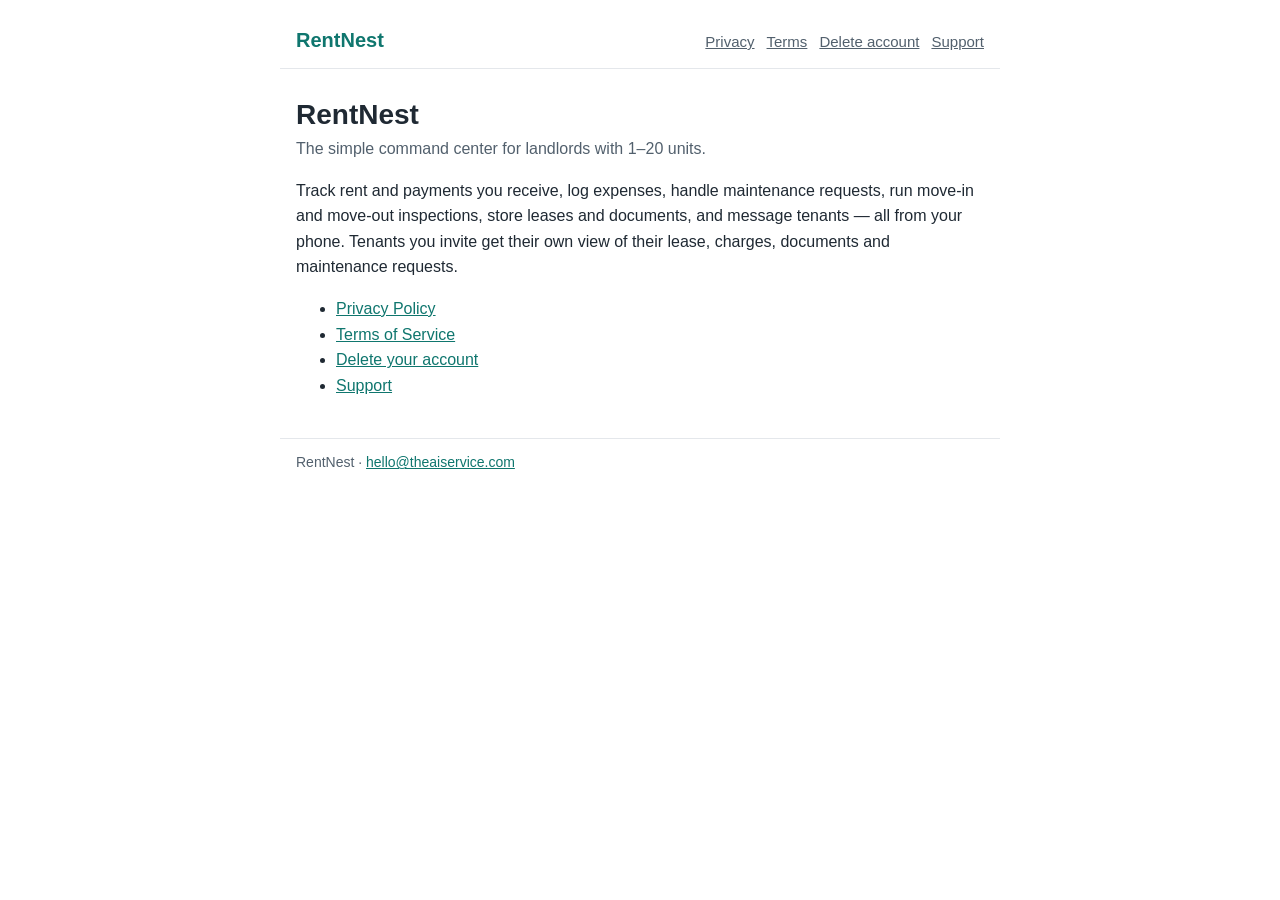
<file: index.html>
<!doctype html>
<html lang="en">
  <head>
    <meta charset="utf-8" />
    <meta name="viewport" content="width=device-width,initial-scale=1" />
    <title>Rental property management · RentNest</title>
    <link rel="stylesheet" href="style.css" />
  </head>
  <body>
    <header>
      <a class="brand" href="">RentNest</a>
      <nav>
        <a href="privacy/">Privacy</a><a href="terms/">Terms</a
        ><a href="delete-account/">Delete account</a><a href="support/">Support</a>
      </nav>
    </header>
    <main>
      <h1>RentNest</h1>
      <p class="meta">The simple command center for landlords with 1–20 units.</p>
      <p>
        Track rent and payments you receive, log expenses, handle maintenance requests, run move-in
        and move-out inspections, store leases and documents, and message tenants — all from your
        phone. Tenants you invite get their own view of their lease, charges, documents and
        maintenance requests.
      </p>
      <ul>
        <li><a href="privacy/">Privacy Policy</a></li>
        <li><a href="terms/">Terms of Service</a></li>
        <li><a href="delete-account/">Delete your account</a></li>
        <li><a href="support/">Support</a></li>
      </ul>
    </main>
    <footer>RentNest · <a href="mailto:hello@theaiservice.com">hello@theaiservice.com</a></footer>
  </body>
</html>
</file>
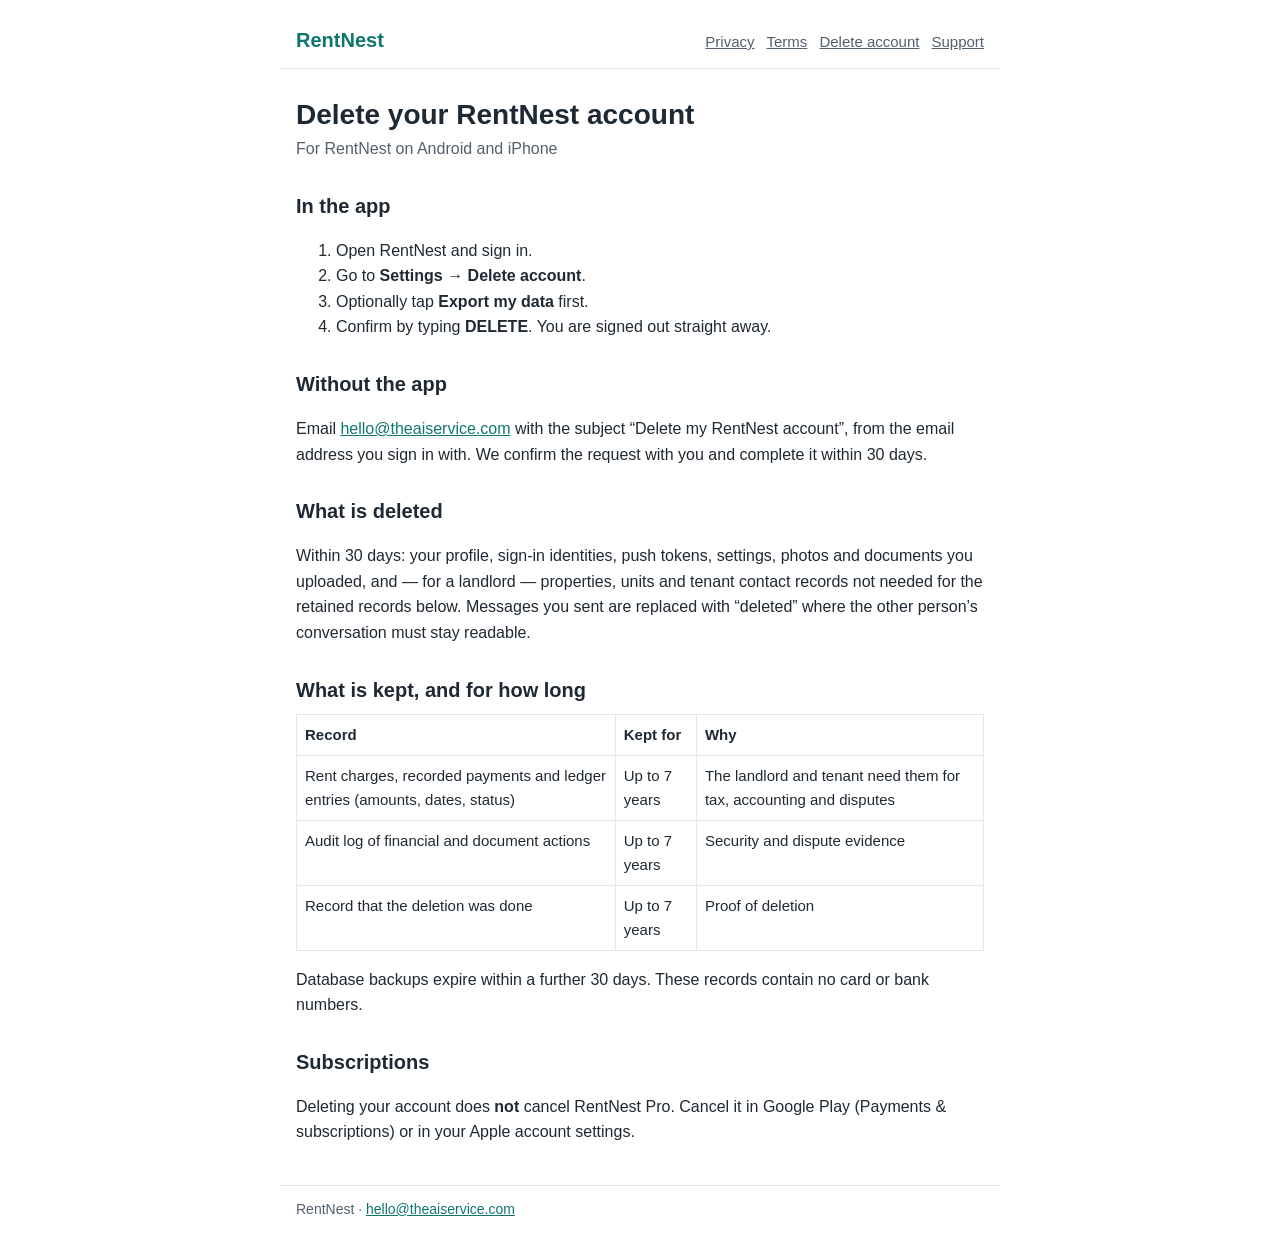
<file: delete-account/index.html>
<!doctype html>
<html lang="en">
  <head>
    <meta charset="utf-8" />
    <meta name="viewport" content="width=device-width,initial-scale=1" />
    <title>Delete your account · RentNest</title>
    <link rel="stylesheet" href="../style.css" />
  </head>
  <body>
    <header>
      <a class="brand" href="../">RentNest</a>
      <nav>
        <a href="../privacy/">Privacy</a><a href="../terms/">Terms</a
        ><a href="../delete-account/">Delete account</a><a href="../support/">Support</a>
      </nav>
    </header>
    <main>
      <h1>Delete your RentNest account</h1>
      <p class="meta">For RentNest on Android and iPhone</p>

      <h2>In the app</h2>
      <ol>
        <li>Open RentNest and sign in.</li>
        <li>Go to <strong>Settings → Delete account</strong>.</li>
        <li>Optionally tap <strong>Export my data</strong> first.</li>
        <li>Confirm by typing <strong>DELETE</strong>. You are signed out straight away.</li>
      </ol>

      <h2>Without the app</h2>
      <p>
        Email
        <a href="mailto:hello@theaiservice.com?subject=Delete%20my%20RentNest%20account"
          >hello@theaiservice.com</a
        >
        with the subject “Delete my RentNest account”, from the email address you sign in with. We
        confirm the request with you and complete it within 30 days.
      </p>

      <h2>What is deleted</h2>
      <p>
        Within 30 days: your profile, sign-in identities, push tokens, settings, photos and
        documents you uploaded, and — for a landlord — properties, units and tenant contact records
        not needed for the retained records below. Messages you sent are replaced with “deleted”
        where the other person’s conversation must stay readable.
      </p>

      <h2>What is kept, and for how long</h2>
      <table>
        <tr>
          <th>Record</th>
          <th>Kept for</th>
          <th>Why</th>
        </tr>
        <tr>
          <td>Rent charges, recorded payments and ledger entries (amounts, dates, status)</td>
          <td>Up to 7 years</td>
          <td>The landlord and tenant need them for tax, accounting and disputes</td>
        </tr>
        <tr>
          <td>Audit log of financial and document actions</td>
          <td>Up to 7 years</td>
          <td>Security and dispute evidence</td>
        </tr>
        <tr>
          <td>Record that the deletion was done</td>
          <td>Up to 7 years</td>
          <td>Proof of deletion</td>
        </tr>
      </table>
      <p>
        Database backups expire within a further 30 days. These records contain no card or bank
        numbers.
      </p>

      <h2>Subscriptions</h2>
      <p>
        Deleting your account does <strong>not</strong> cancel RentNest Pro. Cancel it in Google
        Play (Payments &amp; subscriptions) or in your Apple account settings.
      </p>
    </main>
    <footer>RentNest · <a href="mailto:hello@theaiservice.com">hello@theaiservice.com</a></footer>
  </body>
</html>
</file>
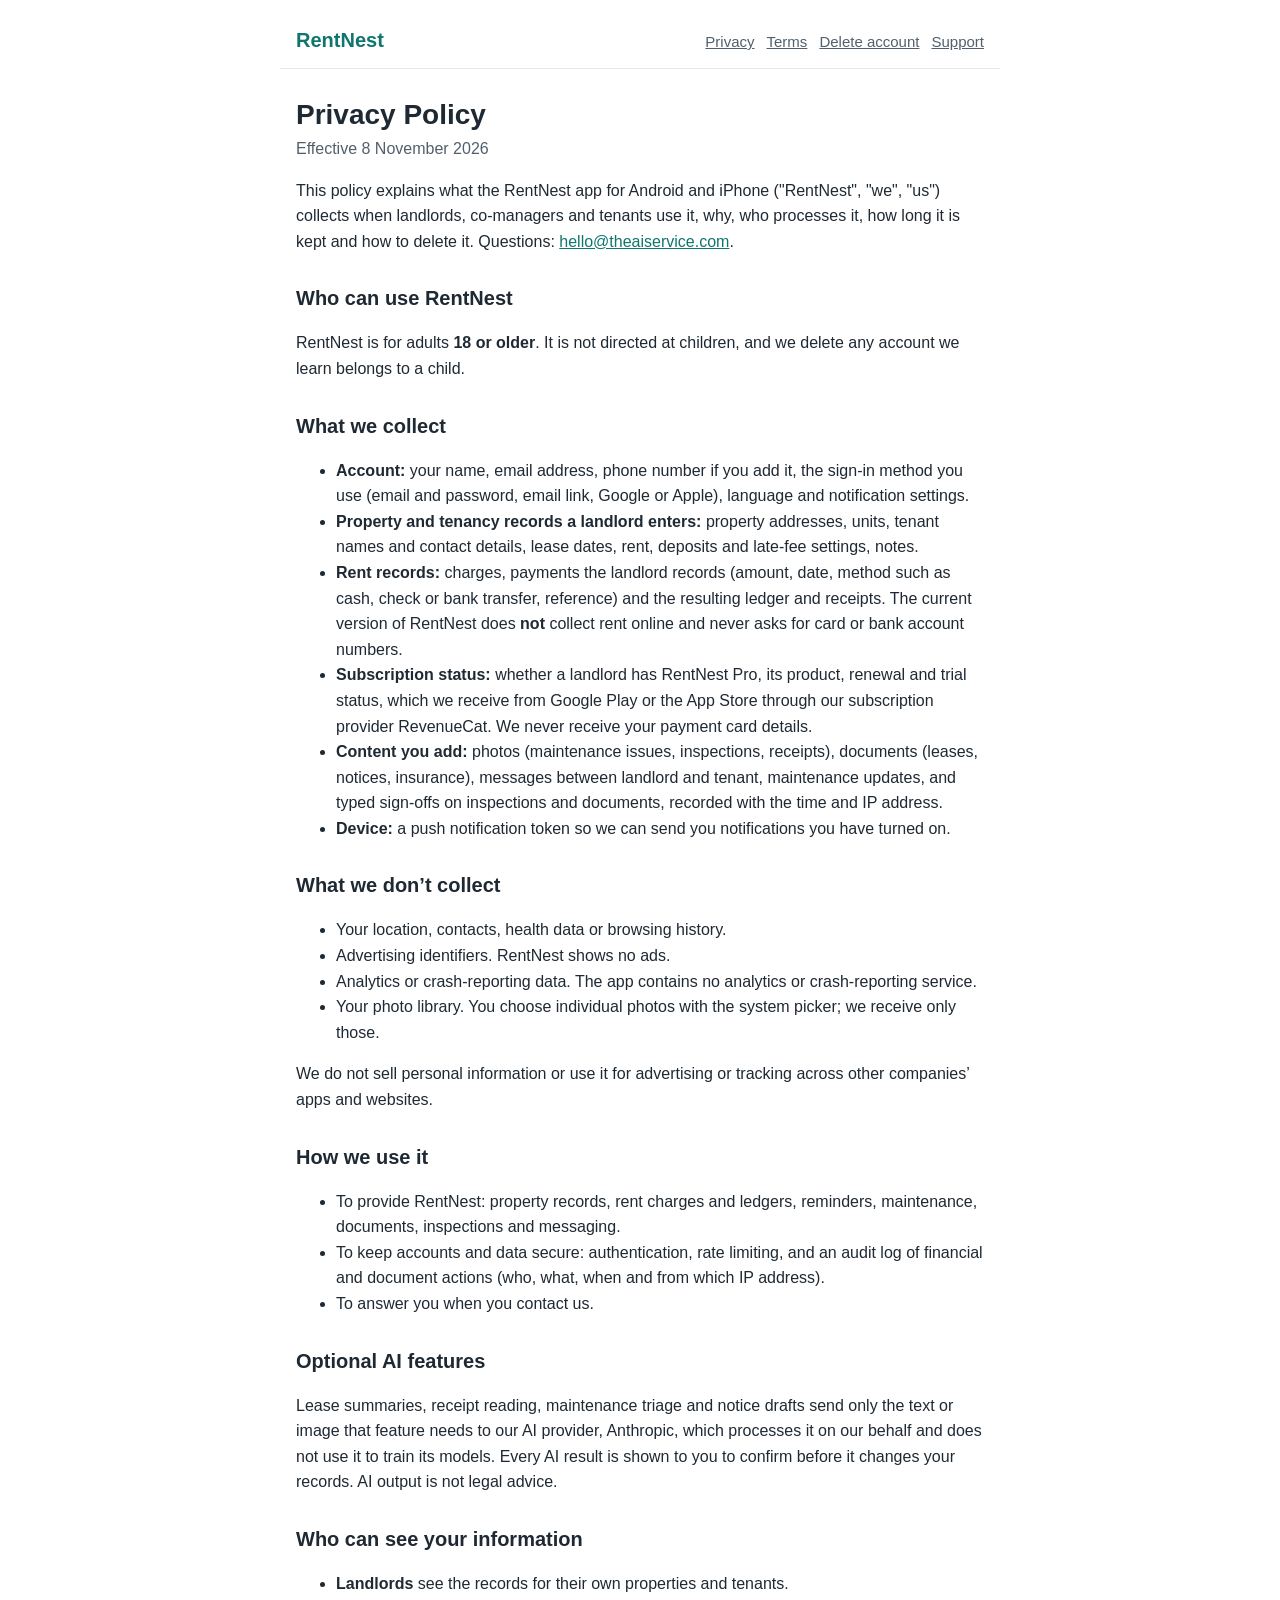
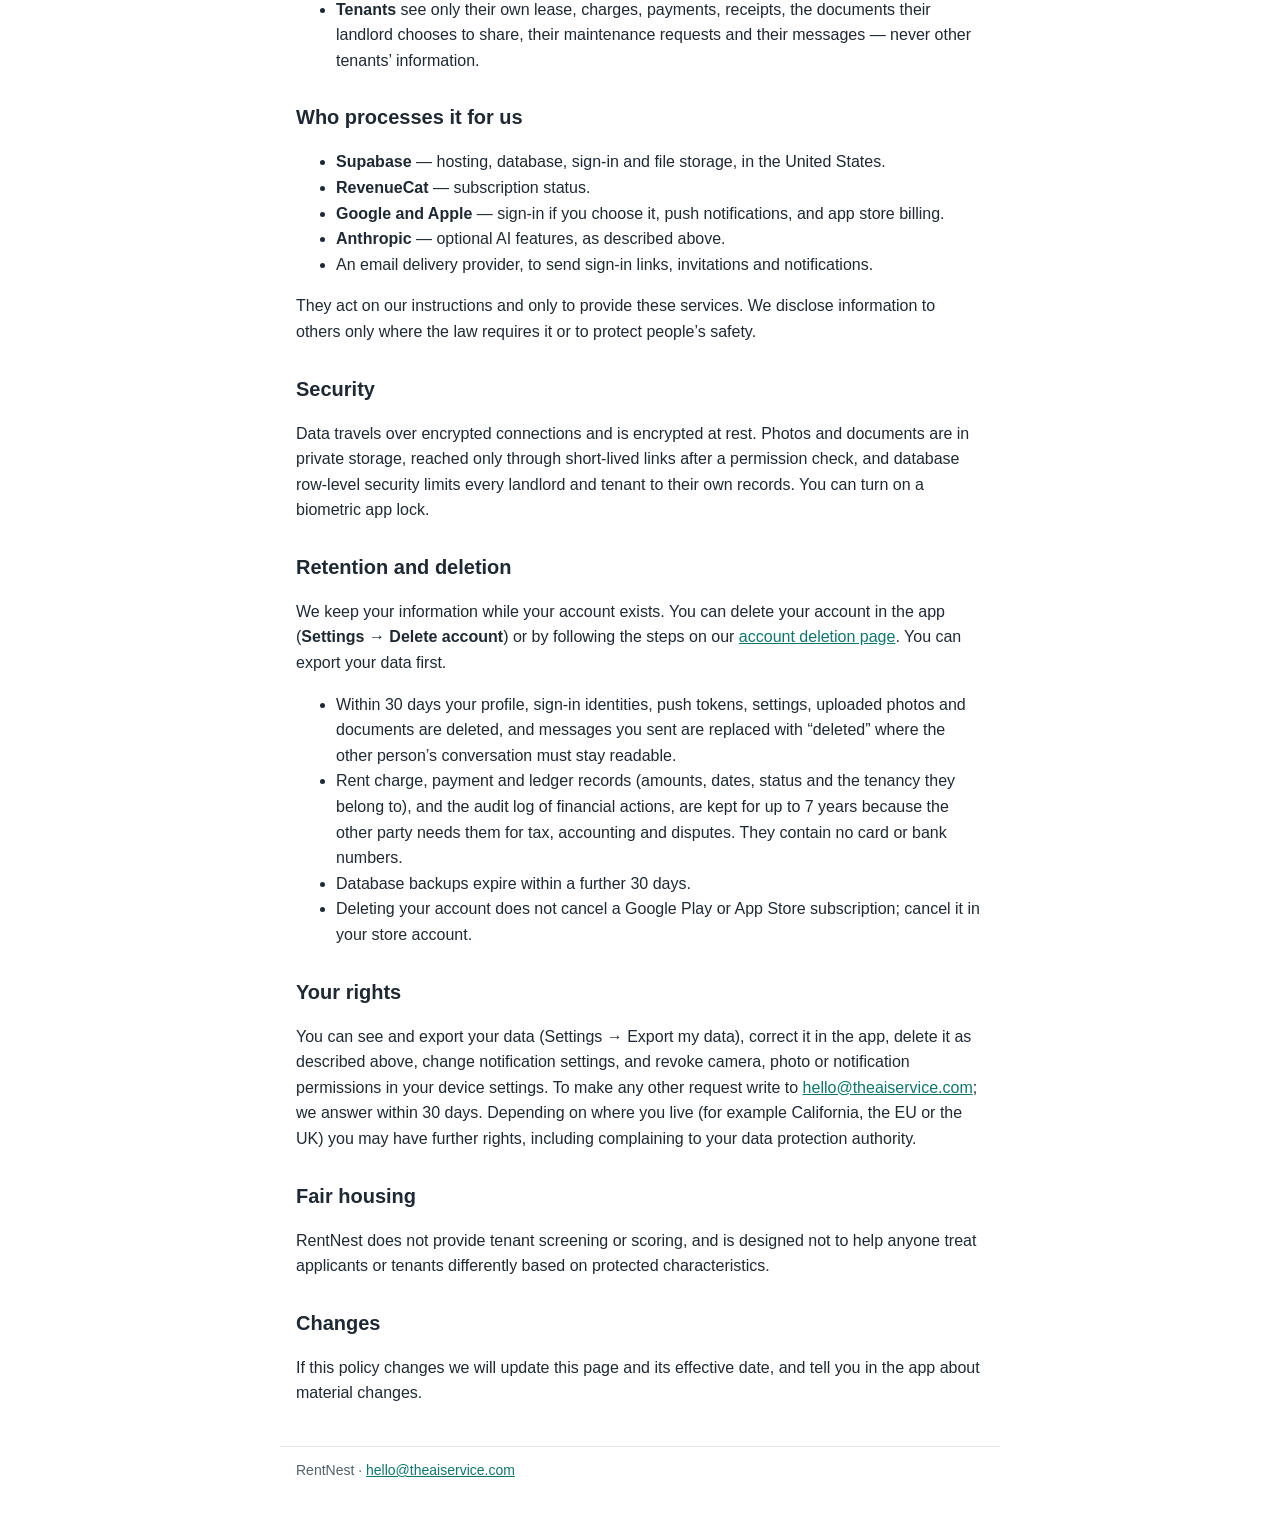
<file: privacy/index.html>
<!doctype html>
<html lang="en">
  <head>
    <meta charset="utf-8" />
    <meta name="viewport" content="width=device-width,initial-scale=1" />
    <title>Privacy Policy · RentNest</title>
    <link rel="stylesheet" href="../style.css" />
  </head>
  <body>
    <header>
      <a class="brand" href="../">RentNest</a>
      <nav>
        <a href="../privacy/">Privacy</a><a href="../terms/">Terms</a
        ><a href="../delete-account/">Delete account</a><a href="../support/">Support</a>
      </nav>
    </header>
    <main>
      <h1>Privacy Policy</h1>
      <p class="meta">Effective 8 November 2026</p>
      <p>
        This policy explains what the RentNest app for Android and iPhone ("RentNest", "we", "us")
        collects when landlords, co-managers and tenants use it, why, who processes it, how long it
        is kept and how to delete it. Questions:
        <a href="mailto:hello@theaiservice.com">hello@theaiservice.com</a>.
      </p>

      <h2>Who can use RentNest</h2>
      <p>
        RentNest is for adults <strong>18 or older</strong>. It is not directed at children, and we
        delete any account we learn belongs to a child.
      </p>

      <h2>What we collect</h2>
      <ul>
        <li>
          <strong>Account:</strong> your name, email address, phone number if you add it, the
          sign-in method you use (email and password, email link, Google or Apple), language and
          notification settings.
        </li>
        <li>
          <strong>Property and tenancy records a landlord enters:</strong> property addresses,
          units, tenant names and contact details, lease dates, rent, deposits and late-fee
          settings, notes.
        </li>
        <li>
          <strong>Rent records:</strong> charges, payments the landlord records (amount, date,
          method such as cash, check or bank transfer, reference) and the resulting ledger and
          receipts. The current version of RentNest does <strong>not</strong> collect rent online
          and never asks for card or bank account numbers.
        </li>
        <li>
          <strong>Subscription status:</strong> whether a landlord has RentNest Pro, its product,
          renewal and trial status, which we receive from Google Play or the App Store through our
          subscription provider RevenueCat. We never receive your payment card details.
        </li>
        <li>
          <strong>Content you add:</strong> photos (maintenance issues, inspections, receipts),
          documents (leases, notices, insurance), messages between landlord and tenant, maintenance
          updates, and typed sign-offs on inspections and documents, recorded with the time and IP
          address.
        </li>
        <li>
          <strong>Device:</strong> a push notification token so we can send you notifications you
          have turned on.
        </li>
      </ul>

      <h2>What we don’t collect</h2>
      <ul>
        <li>Your location, contacts, health data or browsing history.</li>
        <li>Advertising identifiers. RentNest shows no ads.</li>
        <li>
          Analytics or crash-reporting data. The app contains no analytics or crash-reporting
          service.
        </li>
        <li>
          Your photo library. You choose individual photos with the system picker; we receive only
          those.
        </li>
      </ul>
      <p>
        We do not sell personal information or use it for advertising or tracking across other
        companies’ apps and websites.
      </p>

      <h2>How we use it</h2>
      <ul>
        <li>
          To provide RentNest: property records, rent charges and ledgers, reminders, maintenance,
          documents, inspections and messaging.
        </li>
        <li>
          To keep accounts and data secure: authentication, rate limiting, and an audit log of
          financial and document actions (who, what, when and from which IP address).
        </li>
        <li>To answer you when you contact us.</li>
      </ul>

      <h2>Optional AI features</h2>
      <p>
        Lease summaries, receipt reading, maintenance triage and notice drafts send only the text or
        image that feature needs to our AI provider, Anthropic, which processes it on our behalf and
        does not use it to train its models. Every AI result is shown to you to confirm before it
        changes your records. AI output is not legal advice.
      </p>

      <h2>Who can see your information</h2>
      <ul>
        <li><strong>Landlords</strong> see the records for their own properties and tenants.</li>
        <li>
          <strong>Tenants</strong> see only their own lease, charges, payments, receipts, the
          documents their landlord chooses to share, their maintenance requests and their messages —
          never other tenants’ information.
        </li>
      </ul>

      <h2>Who processes it for us</h2>
      <ul>
        <li>
          <strong>Supabase</strong> — hosting, database, sign-in and file storage, in the United
          States.
        </li>
        <li><strong>RevenueCat</strong> — subscription status.</li>
        <li>
          <strong>Google and Apple</strong> — sign-in if you choose it, push notifications, and app
          store billing.
        </li>
        <li><strong>Anthropic</strong> — optional AI features, as described above.</li>
        <li>An email delivery provider, to send sign-in links, invitations and notifications.</li>
      </ul>
      <p>
        They act on our instructions and only to provide these services. We disclose information to
        others only where the law requires it or to protect people’s safety.
      </p>

      <h2>Security</h2>
      <p>
        Data travels over encrypted connections and is encrypted at rest. Photos and documents are
        in private storage, reached only through short-lived links after a permission check, and
        database row-level security limits every landlord and tenant to their own records. You can
        turn on a biometric app lock.
      </p>

      <h2>Retention and deletion</h2>
      <p>
        We keep your information while your account exists. You can delete your account in the app
        (<strong>Settings → Delete account</strong>) or by following the steps on our
        <a href="../delete-account/">account deletion page</a>. You can export your data first.
      </p>
      <ul>
        <li>
          Within 30 days your profile, sign-in identities, push tokens, settings, uploaded photos
          and documents are deleted, and messages you sent are replaced with “deleted” where the
          other person’s conversation must stay readable.
        </li>
        <li>
          Rent charge, payment and ledger records (amounts, dates, status and the tenancy they
          belong to), and the audit log of financial actions, are kept for up to 7 years because the
          other party needs them for tax, accounting and disputes. They contain no card or bank
          numbers.
        </li>
        <li>Database backups expire within a further 30 days.</li>
        <li>
          Deleting your account does not cancel a Google Play or App Store subscription; cancel it
          in your store account.
        </li>
      </ul>

      <h2>Your rights</h2>
      <p>
        You can see and export your data (Settings → Export my data), correct it in the app, delete
        it as described above, change notification settings, and revoke camera, photo or
        notification permissions in your device settings. To make any other request write to
        <a href="mailto:hello@theaiservice.com">hello@theaiservice.com</a>; we answer within 30
        days. Depending on where you live (for example California, the EU or the UK) you may have
        further rights, including complaining to your data protection authority.
      </p>

      <h2>Fair housing</h2>
      <p>
        RentNest does not provide tenant screening or scoring, and is designed not to help anyone
        treat applicants or tenants differently based on protected characteristics.
      </p>

      <h2>Changes</h2>
      <p>
        If this policy changes we will update this page and its effective date, and tell you in the
        app about material changes.
      </p>
    </main>
    <footer>RentNest · <a href="mailto:hello@theaiservice.com">hello@theaiservice.com</a></footer>
  </body>
</html>
</file>
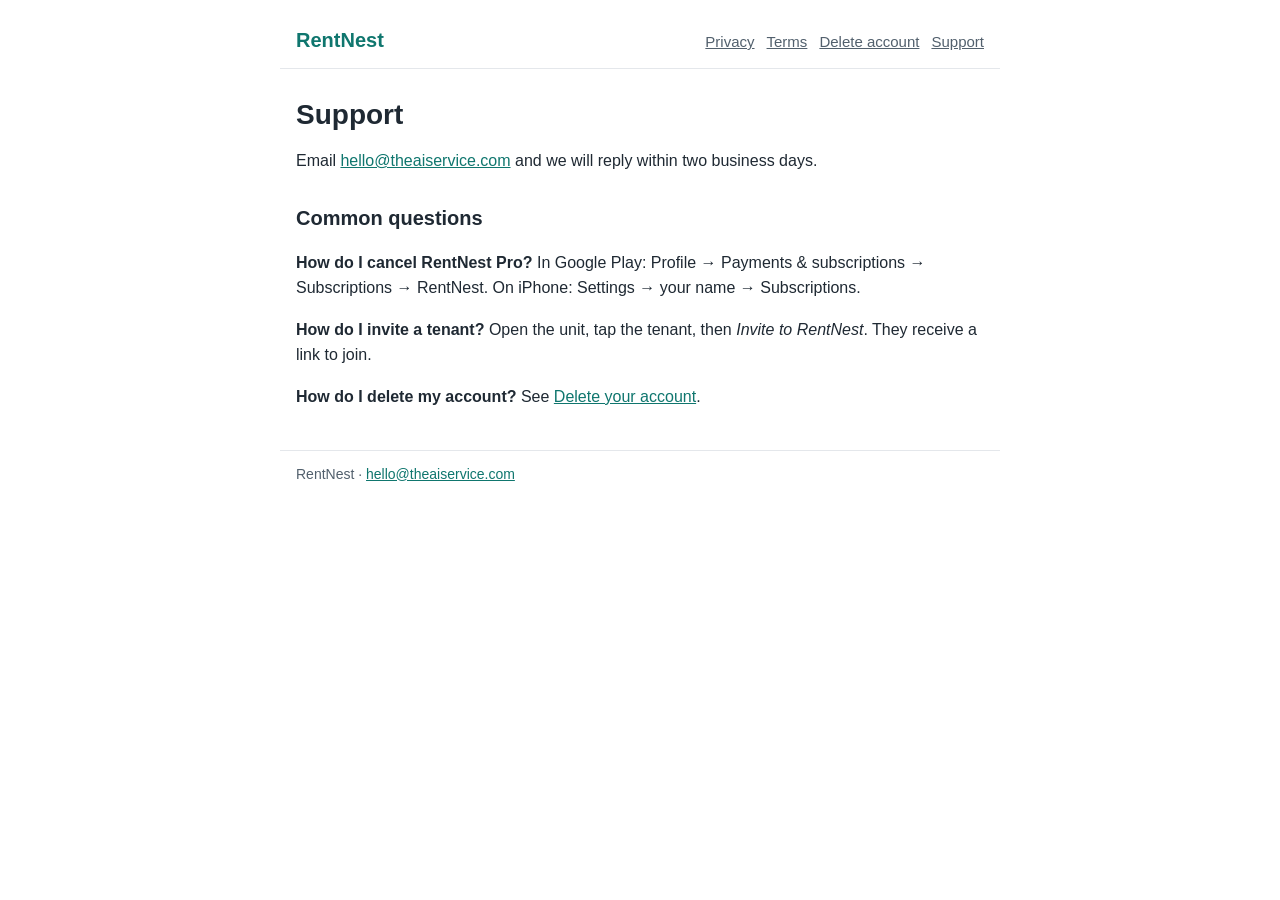
<file: support/index.html>
<!doctype html>
<html lang="en">
  <head>
    <meta charset="utf-8" />
    <meta name="viewport" content="width=device-width,initial-scale=1" />
    <title>Support · RentNest</title>
    <link rel="stylesheet" href="../style.css" />
  </head>
  <body>
    <header>
      <a class="brand" href="../">RentNest</a>
      <nav>
        <a href="../privacy/">Privacy</a><a href="../terms/">Terms</a
        ><a href="../delete-account/">Delete account</a><a href="../support/">Support</a>
      </nav>
    </header>
    <main>
      <h1>Support</h1>
      <p>
        Email <a href="mailto:hello@theaiservice.com">hello@theaiservice.com</a> and we will reply
        within two business days.
      </p>
      <h2>Common questions</h2>
      <p>
        <strong>How do I cancel RentNest Pro?</strong> In Google Play: Profile → Payments &amp;
        subscriptions → Subscriptions → RentNest. On iPhone: Settings → your name → Subscriptions.
      </p>
      <p>
        <strong>How do I invite a tenant?</strong> Open the unit, tap the tenant, then
        <em>Invite to RentNest</em>. They receive a link to join.
      </p>
      <p>
        <strong>How do I delete my account?</strong> See
        <a href="../delete-account/">Delete your account</a>.
      </p>
    </main>
    <footer>RentNest · <a href="mailto:hello@theaiservice.com">hello@theaiservice.com</a></footer>
  </body>
</html>
</file>
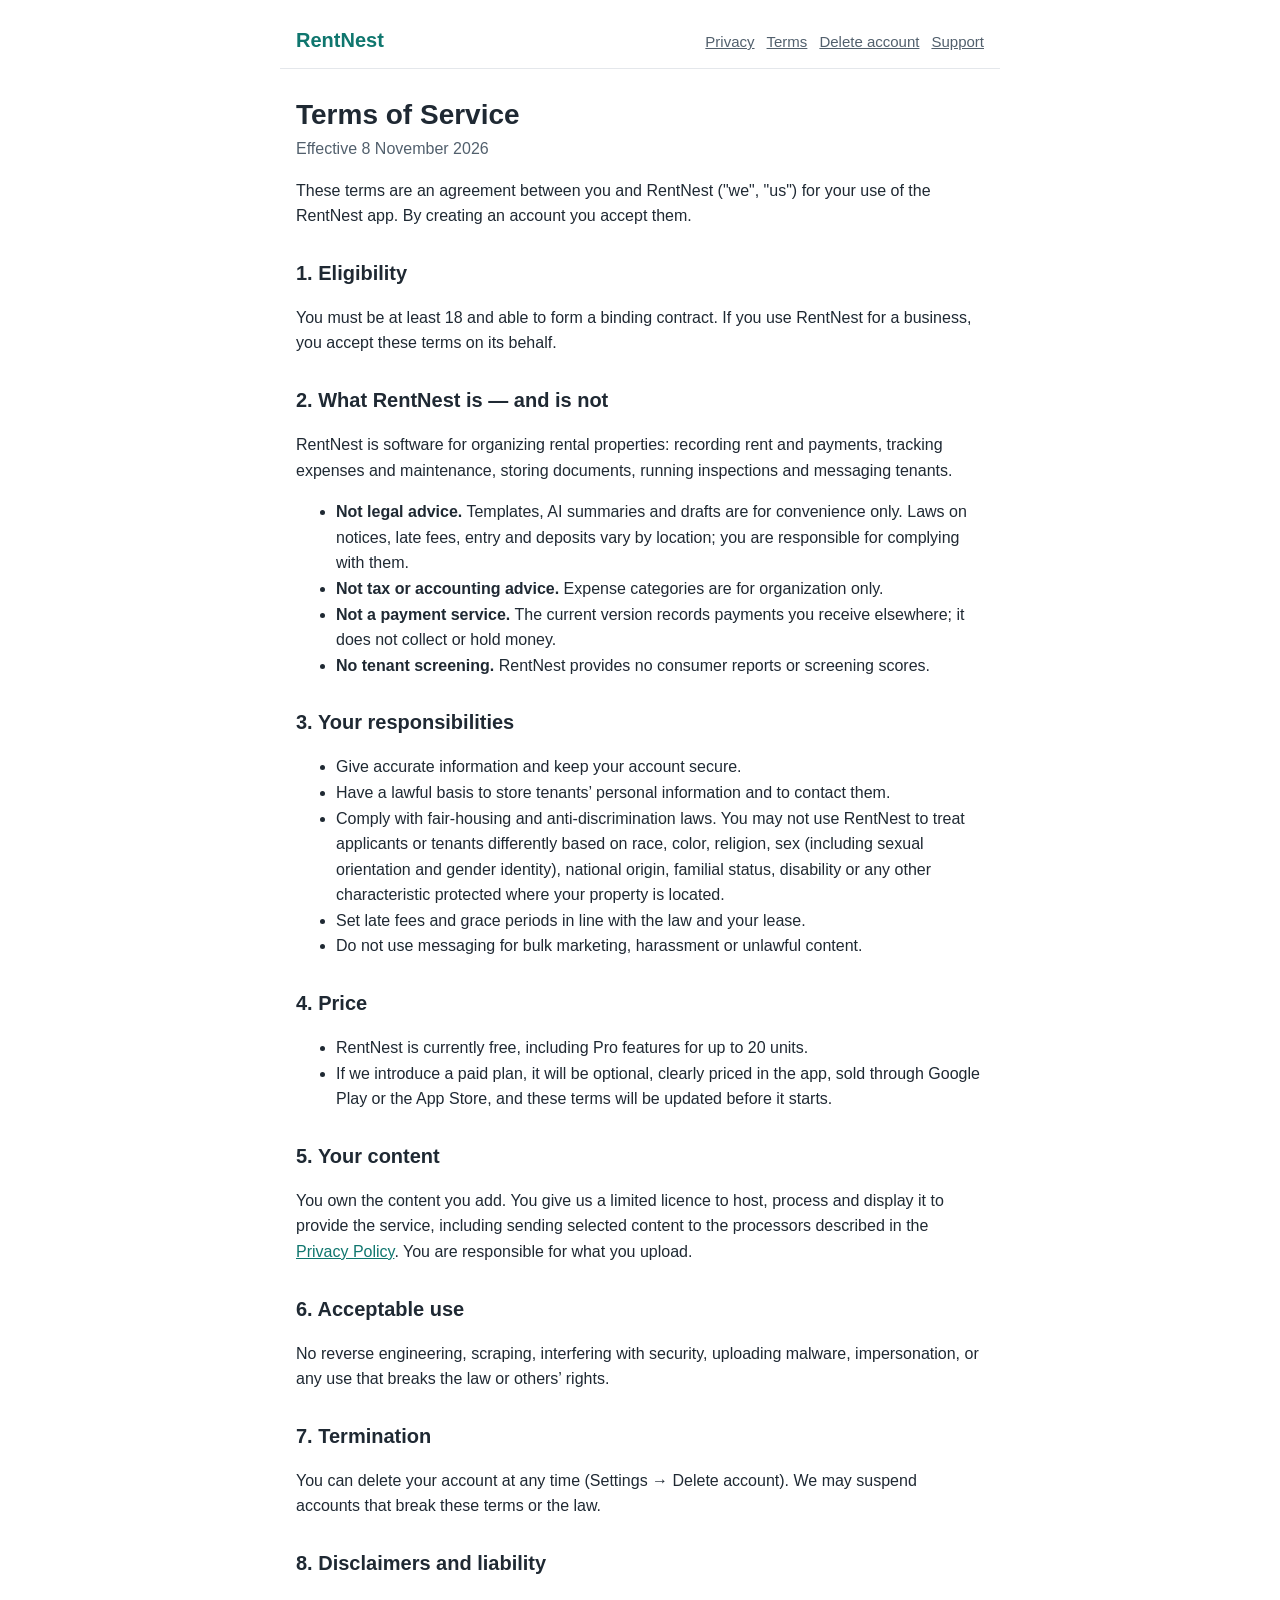
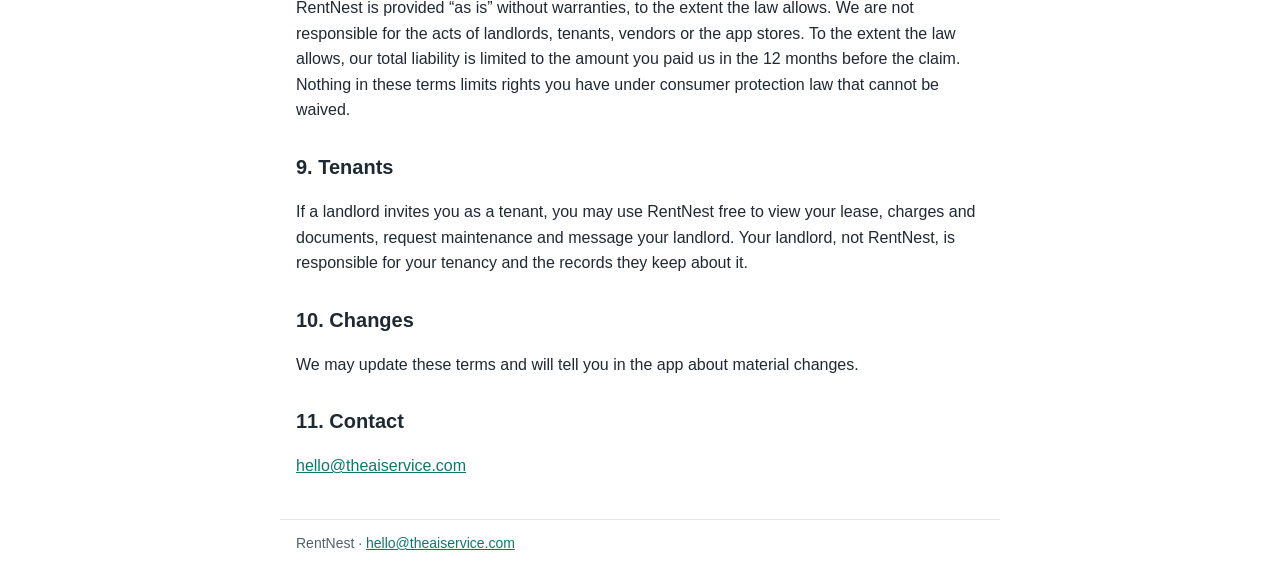
<file: terms/index.html>
<!doctype html>
<html lang="en">
  <head>
    <meta charset="utf-8" />
    <meta name="viewport" content="width=device-width,initial-scale=1" />
    <title>Terms of Service · RentNest</title>
    <link rel="stylesheet" href="../style.css" />
  </head>
  <body>
    <header>
      <a class="brand" href="../">RentNest</a>
      <nav>
        <a href="../privacy/">Privacy</a><a href="../terms/">Terms</a
        ><a href="../delete-account/">Delete account</a><a href="../support/">Support</a>
      </nav>
    </header>
    <main>
      <h1>Terms of Service</h1>
      <p class="meta">Effective 8 November 2026</p>
      <p>
        These terms are an agreement between you and RentNest ("we", "us") for your use of the
        RentNest app. By creating an account you accept them.
      </p>

      <h2>1. Eligibility</h2>
      <p>
        You must be at least 18 and able to form a binding contract. If you use RentNest for a
        business, you accept these terms on its behalf.
      </p>

      <h2>2. What RentNest is — and is not</h2>
      <p>
        RentNest is software for organizing rental properties: recording rent and payments, tracking
        expenses and maintenance, storing documents, running inspections and messaging tenants.
      </p>
      <ul>
        <li>
          <strong>Not legal advice.</strong> Templates, AI summaries and drafts are for convenience
          only. Laws on notices, late fees, entry and deposits vary by location; you are responsible
          for complying with them.
        </li>
        <li>
          <strong>Not tax or accounting advice.</strong> Expense categories are for organization
          only.
        </li>
        <li>
          <strong>Not a payment service.</strong> The current version records payments you receive
          elsewhere; it does not collect or hold money.
        </li>
        <li>
          <strong>No tenant screening.</strong> RentNest provides no consumer reports or screening
          scores.
        </li>
      </ul>

      <h2>3. Your responsibilities</h2>
      <ul>
        <li>Give accurate information and keep your account secure.</li>
        <li>Have a lawful basis to store tenants’ personal information and to contact them.</li>
        <li>
          Comply with fair-housing and anti-discrimination laws. You may not use RentNest to treat
          applicants or tenants differently based on race, color, religion, sex (including sexual
          orientation and gender identity), national origin, familial status, disability or any
          other characteristic protected where your property is located.
        </li>
        <li>Set late fees and grace periods in line with the law and your lease.</li>
        <li>Do not use messaging for bulk marketing, harassment or unlawful content.</li>
      </ul>

      <h2>4. Price</h2>
      <ul>
        <li>RentNest is currently free, including Pro features for up to 20 units.</li>
        <li>If we introduce a paid plan, it will be optional, clearly priced in the app, sold through Google Play or the App Store, and these terms will be updated before it starts.</li>
      </ul>
<h2>5. Your content</h2>
      <p>
        You own the content you add. You give us a limited licence to host, process and display it
        to provide the service, including sending selected content to the processors described in
        the <a href="../privacy/">Privacy Policy</a>. You are responsible for what you upload.
      </p>

      <h2>6. Acceptable use</h2>
      <p>
        No reverse engineering, scraping, interfering with security, uploading malware,
        impersonation, or any use that breaks the law or others’ rights.
      </p>

      <h2>7. Termination</h2>
      <p>
        You can delete your account at any time (Settings → Delete account). We may suspend accounts
        that break these terms or the law.
      </p>

      <h2>8. Disclaimers and liability</h2>
      <p>
        RentNest is provided “as is” without warranties, to the extent the law allows. We are not
        responsible for the acts of landlords, tenants, vendors or the app stores. To the extent the
        law allows, our total liability is limited to the amount you paid us in the 12 months before
        the claim. Nothing in these terms limits rights you have under consumer protection law that
        cannot be waived.
      </p>

      <h2>9. Tenants</h2>
      <p>
        If a landlord invites you as a tenant, you may use RentNest free to view your lease, charges
        and documents, request maintenance and message your landlord. Your landlord, not RentNest,
        is responsible for your tenancy and the records they keep about it.
      </p>

      <h2>10. Changes</h2>
      <p>We may update these terms and will tell you in the app about material changes.</p>

      <h2>11. Contact</h2>
      <p><a href="mailto:hello@theaiservice.com">hello@theaiservice.com</a></p>
    </main>
    <footer>RentNest · <a href="mailto:hello@theaiservice.com">hello@theaiservice.com</a></footer>
  </body>
</html>
</file>
<file: style.css>
:root {
  --bg: #fff;
  --fg: #1f2933;
  --muted: #52606d;
  --accent: #0f766e;
  --rule: #e4e7eb;
}
@media (prefers-color-scheme: dark) {
  :root {
    --bg: #111827;
    --fg: #e5e7eb;
    --muted: #9ca3af;
    --accent: #2dd4bf;
    --rule: #374151;
  }
}
* {
  box-sizing: border-box;
}
body {
  margin: 0;
  background: var(--bg);
  color: var(--fg);
  font:
    16px/1.6 -apple-system,
    BlinkMacSystemFont,
    'Segoe UI',
    Roboto,
    sans-serif;
}
header,
main,
footer {
  max-width: 720px;
  margin: 0 auto;
  padding: 0 16px;
}
header {
  padding-top: 24px;
  display: flex;
  gap: 16px;
  flex-wrap: wrap;
  align-items: baseline;
  border-bottom: 1px solid var(--rule);
  padding-bottom: 12px;
}
header a.brand {
  font-weight: 700;
  font-size: 20px;
  color: var(--accent);
  text-decoration: none;
  margin-right: auto;
}
header nav a {
  color: var(--muted);
  margin-left: 12px;
  font-size: 15px;
}
h1 {
  font-size: 28px;
  line-height: 1.25;
  margin: 28px 0 4px;
}
h2 {
  font-size: 20px;
  margin: 28px 0 8px;
}
a {
  color: var(--accent);
}
.meta {
  color: var(--muted);
  margin-top: 0;
}
table {
  border-collapse: collapse;
  width: 100%;
  font-size: 15px;
}
th,
td {
  border: 1px solid var(--rule);
  padding: 8px;
  text-align: left;
  vertical-align: top;
}
footer {
  color: var(--muted);
  font-size: 14px;
  border-top: 1px solid var(--rule);
  margin-top: 40px;
  padding-top: 12px;
  padding-bottom: 32px;
}
</file>
